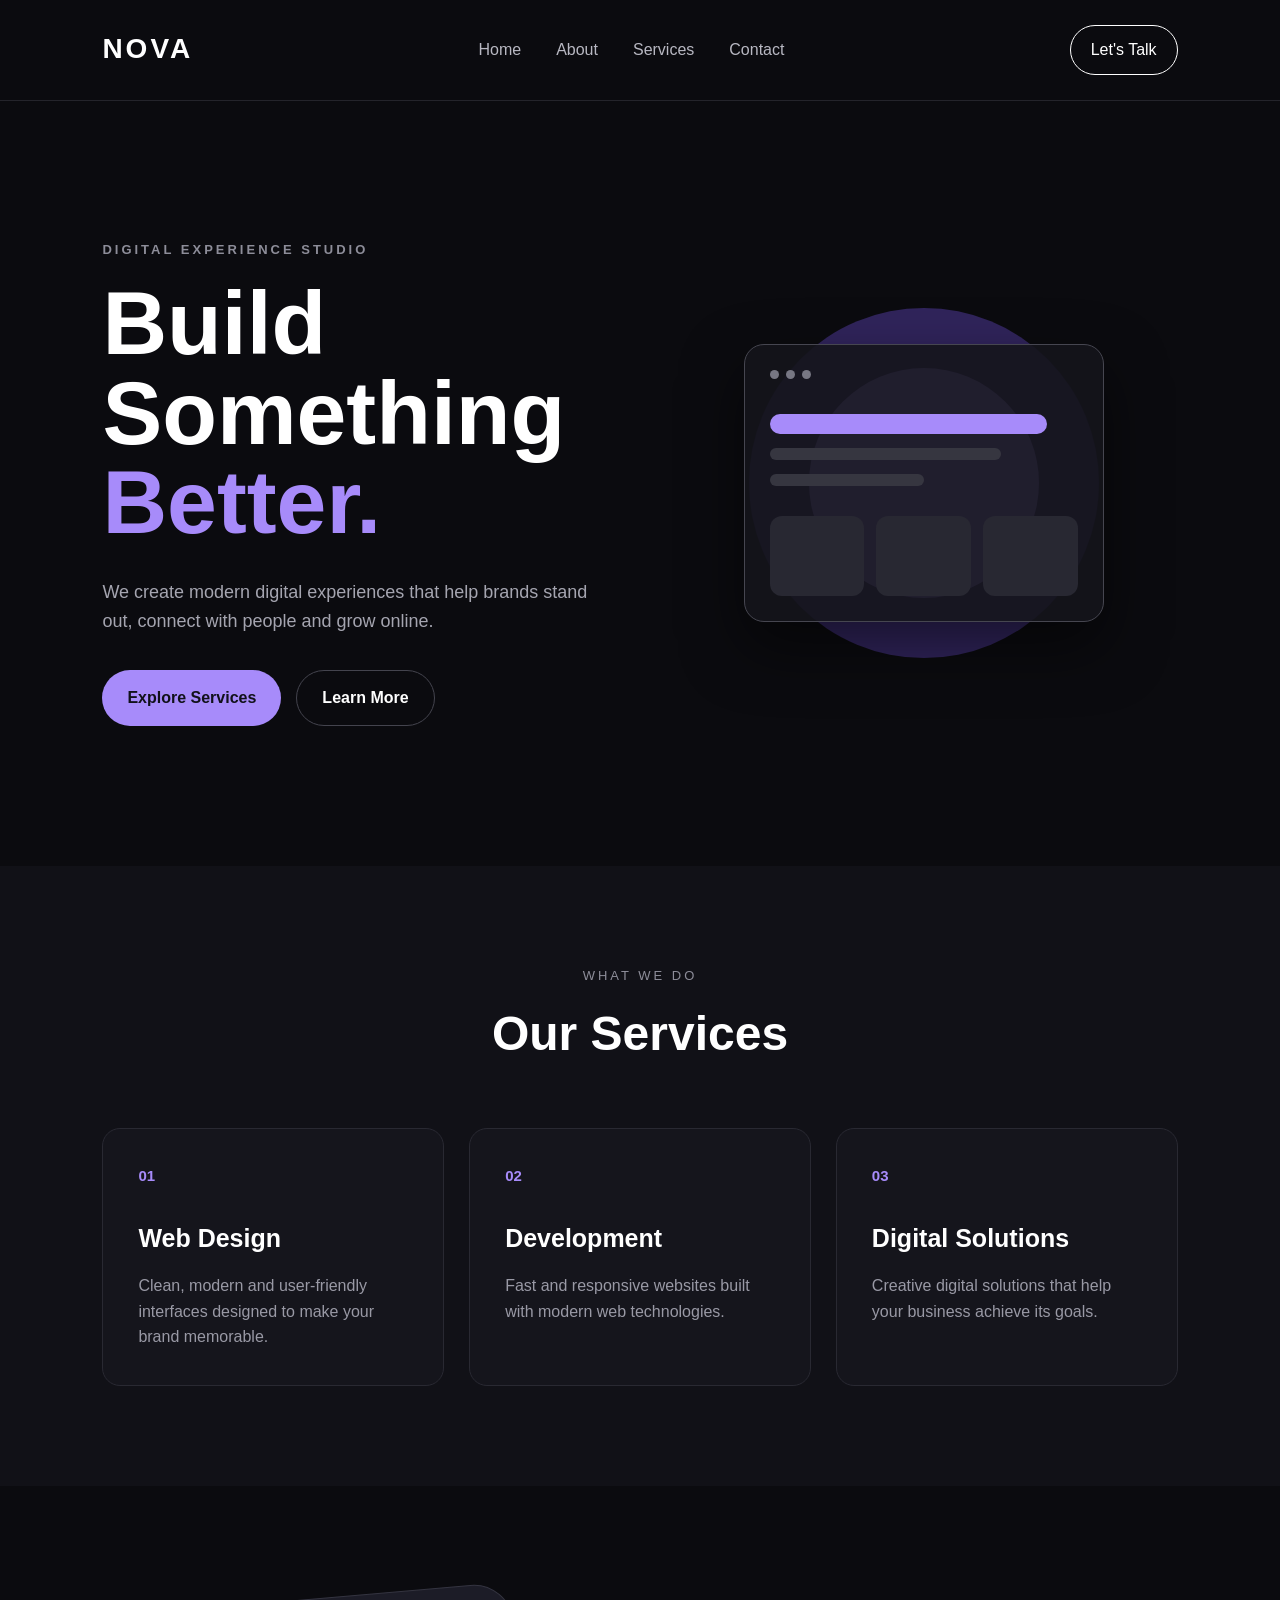
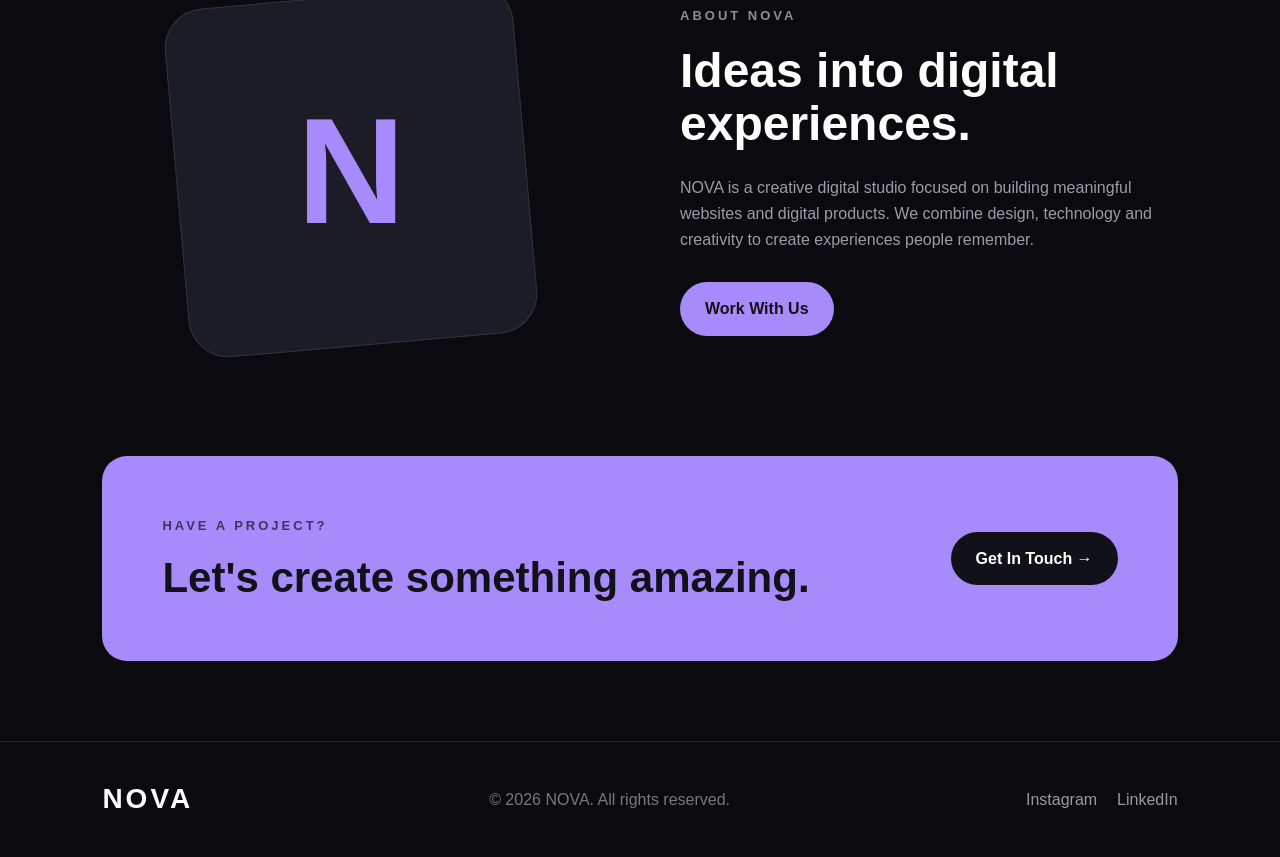
<file: index.html>
<!DOCTYPE html>
<html lang="en">
<head>
    <meta charset="UTF-8">
    <meta name="viewport" content="width=device-width, initial-scale=1.0">
    <title>NOVA | Build Something Better</title>
    <link rel="stylesheet" href="style.css">
</head>

<body>

    <!-- Navbar -->
    <header class="navbar">
        <div class="logo">NOVA</div>

        <nav class="nav-links">
            <a href="#home">Home</a>
            <a href="#about">About</a>
            <a href="#services">Services</a>
            <a href="#contact">Contact</a>
        </nav>

        <a href="#contact" class="nav-button">Let's Talk</a>
    </header>


    <!-- Hero Section -->
    <main>

        <section class="hero" id="home">

            <div class="hero-content">
                <p class="small-title">DIGITAL EXPERIENCE STUDIO</p>

                <h1>Build Something <span>Better.</span></h1>

                <p class="hero-text">
                    We create modern digital experiences that help brands
                    stand out, connect with people and grow online.
                </p>

                <div class="hero-buttons">
                    <a href="#services" class="primary-button">Explore Services</a>
                    <a href="#about" class="secondary-button">Learn More</a>
                </div>
            </div>

            <div class="hero-visual">
                <div class="circle circle-one"></div>
                <div class="circle circle-two"></div>

                <div class="visual-card">
                    <div class="card-top">
                        <span></span>
                        <span></span>
                        <span></span>
                    </div>

                    <div class="visual-line large"></div>
                    <div class="visual-line"></div>
                    <div class="visual-line short"></div>

                    <div class="visual-boxes">
                        <div></div>
                        <div></div>
                        <div></div>
                    </div>
                </div>
            </div>

        </section>


        <!-- Services -->
        <section class="services" id="services">

            <div class="section-heading">
                <p>WHAT WE DO</p>
                <h2>Our Services</h2>
            </div>

            <div class="service-container">

                <div class="service-card">
                    <div class="service-icon">01</div>
                    <h3>Web Design</h3>
                    <p>
                        Clean, modern and user-friendly interfaces
                        designed to make your brand memorable.
                    </p>
                </div>

                <div class="service-card">
                    <div class="service-icon">02</div>
                    <h3>Development</h3>
                    <p>
                        Fast and responsive websites built with
                        modern web technologies.
                    </p>
                </div>

                <div class="service-card">
                    <div class="service-icon">03</div>
                    <h3>Digital Solutions</h3>
                    <p>
                        Creative digital solutions that help your
                        business achieve its goals.
                    </p>
                </div>

            </div>

        </section>


        <!-- About -->
        <section class="about" id="about">

            <div class="about-image">
                <div class="about-shape">
                    <span>N</span>
                </div>
            </div>

            <div class="about-content">
                <p class="small-title">ABOUT NOVA</p>

                <h2>Ideas into digital experiences.</h2>

                <p>
                    NOVA is a creative digital studio focused on building
                    meaningful websites and digital products. We combine
                    design, technology and creativity to create experiences
                    people remember.
                </p>

                <a href="#contact" class="primary-button">Work With Us</a>
            </div>

        </section>


        <!-- Contact CTA -->
        <section class="contact" id="contact">

            <div>
                <p class="small-title">HAVE A PROJECT?</p>
                <h2>Let's create something amazing.</h2>
            </div>

            <a href="mailto:hello@nova.com" class="contact-button">
                Get In Touch →
            </a>

        </section>

    </main>


    <!-- Footer -->
    <footer>

        <div class="footer-logo">NOVA</div>

        <p>© 2026 NOVA. All rights reserved.</p>

        <div class="social-links">
            <a href="#">Instagram</a>
            <a href="#">LinkedIn</a>
        </div>

    </footer>

</body>
</html>
</file>
<file: style.css>
/* =========================
   GENERAL
========================= */

* {
    margin: 0;
    padding: 0;
    box-sizing: border-box;
}

html {
    scroll-behavior: smooth;
}

body {
    font-family: Arial, Helvetica, sans-serif;
    background: #0b0b0f;
    color: #ffffff;
    line-height: 1.6;
}

a {
    text-decoration: none;
    color: inherit;
}


/* =========================
   NAVBAR - FLEXBOX
========================= */

.navbar {
    width: 100%;
    padding: 25px 8%;
    display: flex;
    justify-content: space-between;
    align-items: center;
    gap: 30px;
    border-bottom: 1px solid #24242b;
}

.logo,
.footer-logo {
    font-size: 28px;
    font-weight: 800;
    letter-spacing: 3px;
}

.nav-links {
    display: flex;
    align-items: center;
    gap: 35px;
}

.nav-links a {
    color: #b8b8c2;
    transition: 0.3s;
}

.nav-links a:hover {
    color: #ffffff;
}

.nav-button {
    padding: 11px 20px;
    border: 1px solid #ffffff;
    border-radius: 30px;
    transition: 0.3s;
}

.nav-button:hover {
    background: #ffffff;
    color: #0b0b0f;
}


/* =========================
   HERO - FLEXBOX
========================= */

.hero {
    min-height: 85vh;
    padding: 80px 8%;
    display: flex;
    justify-content: space-between;
    align-items: center;
    gap: 60px;
}

.hero-content {
    flex: 1;
    max-width: 650px;
}

.small-title {
    color: #8d8d99;
    font-size: 13px;
    letter-spacing: 3px;
    font-weight: bold;
    margin-bottom: 18px;
}

.hero h1 {
    font-size: clamp(50px, 7vw, 90px);
    line-height: 1;
    margin-bottom: 30px;
}

.hero h1 span {
    color: #a78bfa;
}

.hero-text {
    color: #a5a5b0;
    font-size: 18px;
    max-width: 550px;
    margin-bottom: 35px;
}

.hero-buttons {
    display: flex;
    gap: 15px;
    flex-wrap: wrap;
}

.primary-button,
.secondary-button,
.contact-button {
    display: inline-flex;
    justify-content: center;
    align-items: center;
    padding: 14px 25px;
    border-radius: 30px;
    font-weight: bold;
}

.primary-button {
    background: #a78bfa;
    color: #11111a;
}

.primary-button:hover {
    background: #ffffff;
}

.secondary-button {
    border: 1px solid #44444e;
    color: #ffffff;
}

.secondary-button:hover {
    border-color: #ffffff;
}


/* =========================
   HERO VISUAL
========================= */

.hero-visual {
    flex: 1;
    min-height: 430px;
    position: relative;
    display: flex;
    justify-content: center;
    align-items: center;
}

.circle {
    position: absolute;
    border-radius: 50%;
}

.circle-one {
    width: 350px;
    height: 350px;
    background: #30245b;
}

.circle-two {
    width: 230px;
    height: 230px;
    background: #a78bfa;
    opacity: 0.8;
}

.visual-card {
    position: relative;
    z-index: 2;
    width: 360px;
    padding: 25px;
    border: 1px solid #464650;
    border-radius: 20px;
    background: rgba(20, 20, 27, 0.9);
    box-shadow: 0 25px 60px rgba(0, 0, 0, 0.5);
}

.card-top {
    display: flex;
    gap: 7px;
    margin-bottom: 35px;
}

.card-top span {
    width: 9px;
    height: 9px;
    background: #777783;
    border-radius: 50%;
}

.visual-line {
    height: 12px;
    width: 75%;
    background: #363640;
    border-radius: 10px;
    margin-bottom: 14px;
}

.visual-line.large {
    width: 90%;
    height: 20px;
    background: #a78bfa;
}

.visual-line.short {
    width: 50%;
}

.visual-boxes {
    margin-top: 30px;
    display: flex;
    gap: 12px;
}

.visual-boxes div {
    height: 80px;
    flex: 1;
    border-radius: 12px;
    background: #282832;
}


/* =========================
   SERVICES
========================= */

.services {
    padding: 100px 8%;
    background: #111117;
}

.section-heading {
    text-align: center;
    margin-bottom: 55px;
}

.section-heading p {
    color: #8d8d99;
    letter-spacing: 3px;
    font-size: 13px;
}

.section-heading h2 {
    font-size: 48px;
    margin-top: 10px;
}

.service-container {
    display: flex;
    gap: 25px;
}

.service-card {
    flex: 1;
    padding: 35px;
    border: 1px solid #292932;
    border-radius: 18px;
    background: #15151c;
    transition: 0.3s;
}

.service-card:hover {
    transform: translateY(-8px);
    border-color: #a78bfa;
}

.service-icon {
    color: #a78bfa;
    font-size: 15px;
    font-weight: bold;
    margin-bottom: 30px;
}

.service-card h3 {
    font-size: 25px;
    margin-bottom: 15px;
}

.service-card p {
    color: #9999a5;
}


/* =========================
   ABOUT - FLEXBOX
========================= */

.about {
    padding: 110px 8%;
    display: flex;
    align-items: center;
    gap: 80px;
}

.about-image,
.about-content {
    flex: 1;
}

.about-image {
    display: flex;
    justify-content: center;
    align-items: center;
}

.about-shape {
    width: 350px;
    height: 350px;
    border-radius: 40px;
    background: #1c1c27;
    border: 1px solid #343440;
    display: flex;
    justify-content: center;
    align-items: center;
    transform: rotate(-5deg);
}

.about-shape span {
    font-size: 150px;
    font-weight: 900;
    color: #a78bfa;
    transform: rotate(5deg);
}

.about-content h2 {
    font-size: 48px;
    line-height: 1.1;
    margin-bottom: 25px;
}

.about-content > p:not(.small-title) {
    color: #9c9ca8;
    margin-bottom: 30px;
    max-width: 550px;
}


/* =========================
   CONTACT
========================= */

.contact {
    margin: 0 8% 80px;
    padding: 60px;
    border-radius: 25px;
    background: #a78bfa;
    color: #11111a;
    display: flex;
    justify-content: space-between;
    align-items: center;
    gap: 30px;
}

.contact .small-title {
    color: #3e345d;
}

.contact h2 {
    font-size: 42px;
    line-height: 1.1;
    max-width: 650px;
}

.contact-button {
    background: #11111a;
    color: #ffffff;
    white-space: nowrap;
}


/* =========================
   FOOTER - FLEXBOX
========================= */

footer {
    padding: 35px 8%;
    border-top: 1px solid #24242b;
    display: flex;
    justify-content: space-between;
    align-items: center;
    gap: 25px;
}

footer p {
    color: #777783;
}

.social-links {
    display: flex;
    gap: 20px;
    color: #9999a5;
}


/* =========================
   RESPONSIVE
========================= */

@media (max-width: 900px) {

    .navbar {
        padding: 20px 5%;
    }

    .nav-links {
        gap: 18px;
    }

    .hero {
        padding: 70px 5%;
        flex-direction: column;
        text-align: center;
    }

    .hero-content {
        display: flex;
        flex-direction: column;
        align-items: center;
    }

    .hero-buttons {
        justify-content: center;
    }

    .hero-visual {
        width: 100%;
    }

    .service-container {
        flex-direction: column;
    }

    .about {
        padding: 80px 5%;
        flex-direction: column;
        text-align: center;
    }

    .about-content {
        display: flex;
        flex-direction: column;
        align-items: center;
    }

    .contact {
        margin: 0 5% 60px;
        flex-direction: column;
        text-align: center;
    }

    footer {
        padding: 30px 5%;
        flex-direction: column;
    }
}


@media (max-width: 600px) {

    .navbar {
        flex-wrap: wrap;
        justify-content: center;
    }

    .logo {
        width: 100%;
        text-align: center;
    }

    .nav-links {
        order: 3;
        width: 100%;
        justify-content: center;
        flex-wrap: wrap;
    }

    .nav-button {
        display: none;
    }

    .hero {
        padding-top: 50px;
    }

    .hero h1 {
        font-size: 48px;
    }

    .hero-text {
        font-size: 16px;
    }

    .hero-visual {
        min-height: 330px;
    }

    .circle-one {
        width: 280px;
        height: 280px;
    }

    .circle-two {
        width: 180px;
        height: 180px;
    }

    .visual-card {
        width: 290px;
    }

    .section-heading h2,
    .about-content h2 {
        font-size: 38px;
    }

    .about-shape {
        width: 280px;
        height: 280px;
    }

    .about-shape span {
        font-size: 110px;
    }

    .contact {
        padding: 40px 25px;
    }

    .contact h2 {
        font-size: 34px;
    }

    .social-links {
        flex-wrap: wrap;
        justify-content: center;
    }
}
</file>
